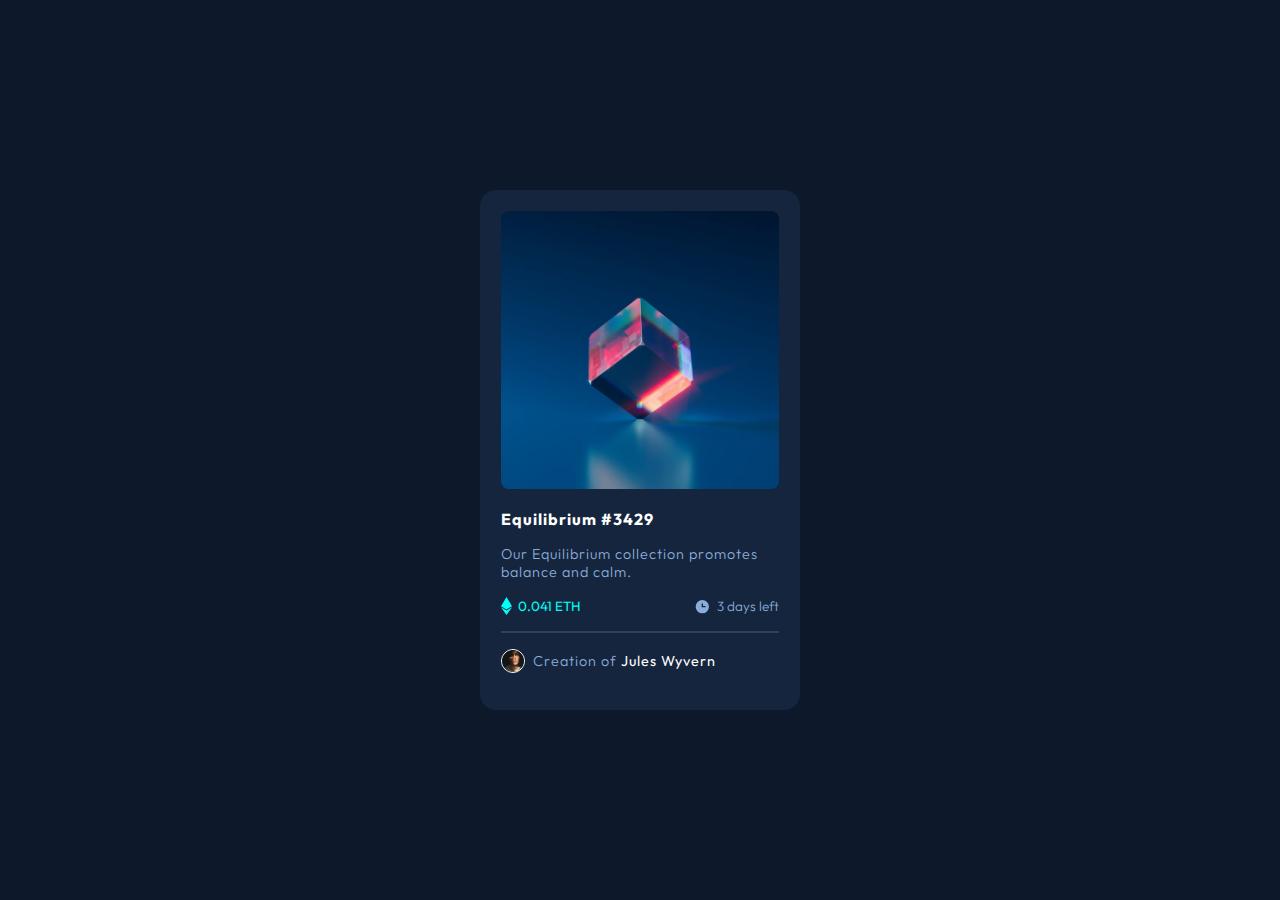
<file: nft-preview-card-component-main/index.html>
<!DOCTYPE html>
<html lang="en">
  <head>
    <meta charset="UTF-8" />
    <meta name="viewport" content="width=device-width, initial-scale=1.0" />
    <!-- displays site properly based on user's device -->

    <link rel="stylesheet" href="./style.css" />

    <link
      rel="icon"
      type="image/png"
      sizes="32x32"
      href="./images/favicon-32x32.png"
    />

    <title>Frontend Mentor | NFT preview card component</title>

    <!-- Feel free to remove these styles or customise in your own stylesheet 👍 -->
    <style>
      .attribution {
        font-size: 11px;
        text-align: center;
      }
      .attribution a {
        color: hsl(228, 45%, 44%);
      }
    </style>
  </head>
  <body>
    <div class="main">
      <div class="image-container">
        <img src="./images/image-equilibrium.jpg" alt="Image" />
        <div class="overlay">
          <img src="./images/icon-view.svg" alt="" />
        </div>
      </div>
      <h1>Equilibrium #3429</h1>
      <p>Our Equilibrium collection promotes balance and calm.</p>
      <div class="card-comp">
        <div class="ethm">
          <img
            class="icons"
            src="./images/icon-ethereum.svg"
            alt="icon-ethereum"
          />
          <p>0.041 ETH</p>
        </div>

        <div class="days">
          <img class="icons" src="./images/icon-clock.svg" alt="icon-clock" />
          <p>3 days left</p>
        </div>
      </div>
      <hr />
      <div class="avatar-comp">
        <img src="./images/image-avatar.png" alt="icon-clock" />
        <p>Creation of <span>Jules Wyvern</span></p>
      </div>
    </div>
  </body>
</html>
</file>
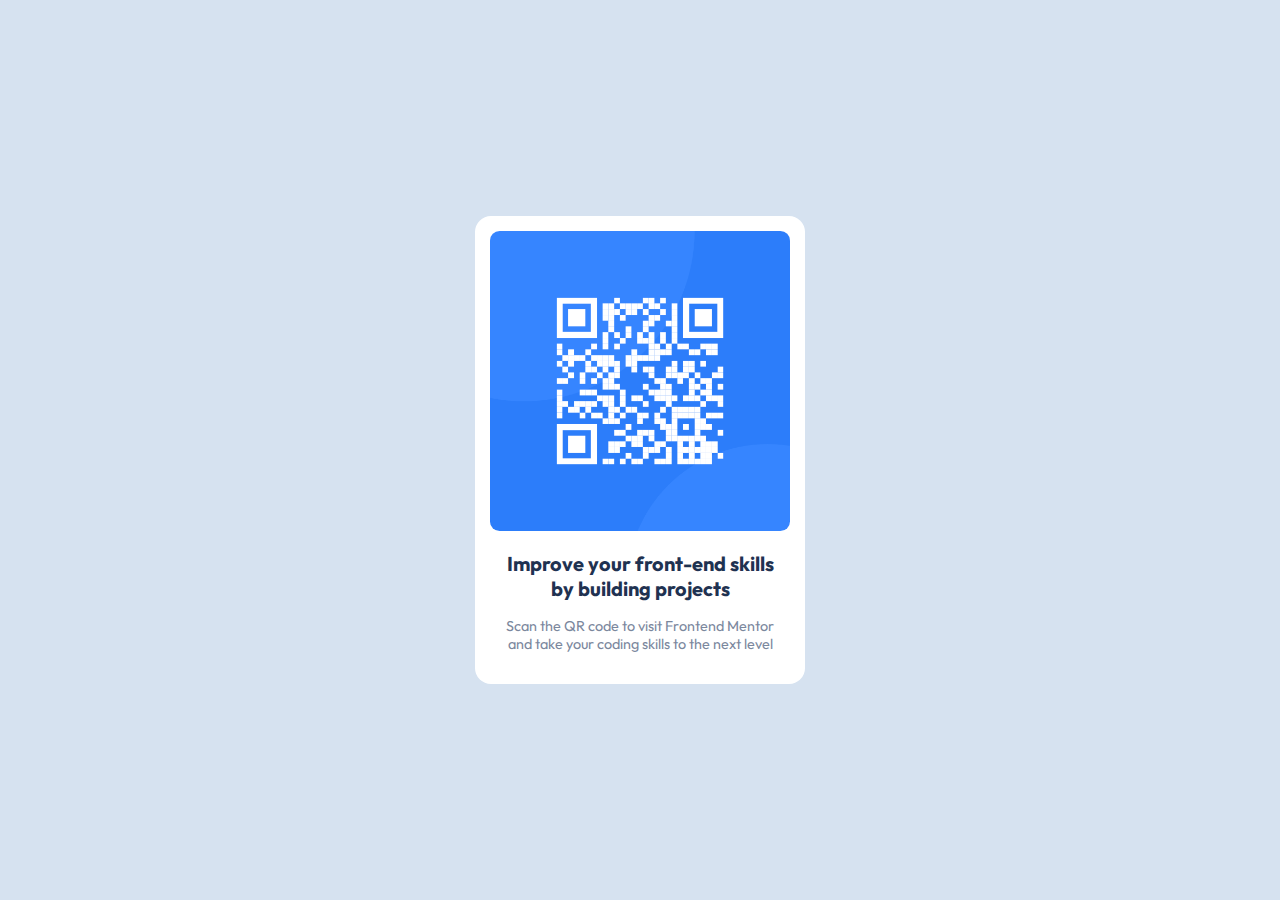
<file: qr-code-component-main/index.html>
<!DOCTYPE html>
<html lang="en">
  <head>
    <meta charset="UTF-8" />
    <meta name="viewport" content="width=device-width, initial-scale=1.0" />
    <!-- displays site properly based on user's device -->

    <link
      rel="icon"
      type="image/png"
      sizes="32x32"
      href="./images/favicon-32x32.png"
    />
    <link rel="stylesheet" href="./style.css" />
    <title>Frontend Mentor | QR code component</title>

    <!-- Feel free to remove these styles or customise in your own stylesheet 👍 -->
    <style>
      .attribution {
        font-size: 11px;
        text-align: center;
      }
      .attribution a {
        color: hsl(228, 45%, 44%);
      }
    </style>
  </head>
  <body>
    <main>
      <img src="./images/image-qr-code.png" alt="" />
      <h1>Improve your front-end skills by building projects</h1>
      <p>
        Scan the QR code to visit Frontend Mentor and take your coding skills to
        the next level
      </p>
    </main>
  </body>
</html>
</file>
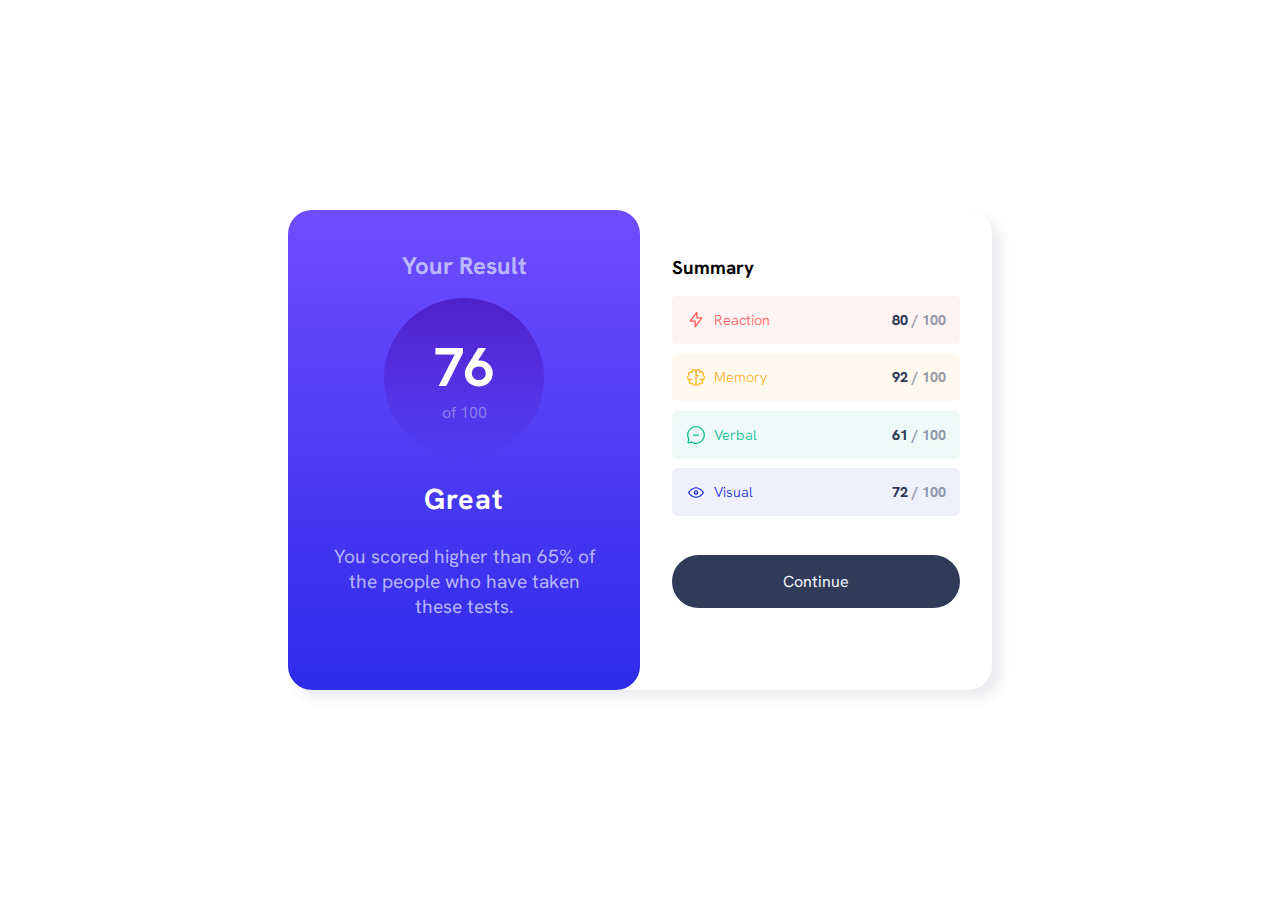
<file: results-summary-component-main/results-summary-component-main/index.html>
<!DOCTYPE html>
<html lang="en">
  <head>
    <meta charset="UTF-8" />
    <meta name="viewport" content="width=device-width, initial-scale=1.0" />
    <!-- displays site properly based on user's device -->

    <link
      rel="icon"
      type="image/png"
      sizes="32x32"
      href="./assets/images/favicon-32x32.png"
    />

    <title>Frontend Mentor | Results summary component</title>

    <link rel="stylesheet" href="./style.css" />
    <!-- Feel free to remove these styles or customise in your own stylesheet 👍 -->
    <style>
      .attribution {
        font-size: 1rem;
        text-align: center;
        width: 100vw;
        position: absolute;
        bottom: 0;
        padding-block: .5rem;
        position: fixed;
        background-color:hsl(221, 100%, 96%);
      }
      .attribution a {
        color: hsl(228, 45%, 44%);
        font-weight: 800;
      }
    </style>
  </head>
  <body>

    <main>
      <div class="left-card">
        <h3>Your Result</h3>
        <div class="result_score">
          <h1>76</h1> 
          <p>of 100</p>
        </div>
        <h2>Great</h2>
        <p class="score-dis">
        You scored higher than 65% of the people who have taken these tests.
        </p>
      </div>

      <div class="right-card">
          <h3>Summary</h3>
          <div class="summ_list_r">
            <div class="response-r res-img">
              <img src="./assets/images/icon-reaction.svg" alt="reaction icon">
              <p>Reaction</p>
            </div>
            <p>80&nbsp;<span>/ 100</span></p>
          </div>
          <div class="summ_list_m">
            <div class="response-m res-img">
              <img src="./assets/images/icon-memory.svg" alt="reaction icon">
              <p>Memory</p>
            </div>
            <p>92&nbsp;<span>/ 100</span></p>
          </div>

          <div class="summ_list_ve">
            <div class="response-ve res-img">
              <img src="./assets/images/icon-verbal.svg" alt="reaction icon">
              <p>Verbal</p>
            </div>
            <p>61&nbsp;<span>/ 100</span></p>
          </div>

          <div class="summ_list_vi">
            <div class="response-vi res-img">
              <img src="./assets/images/icon-visual.svg" alt="reaction icon">
              <p>Visual</p>
            </div>
            <p>72&nbsp;<span>/ 100</span></p>
          </div>

          <button>Continue</button>
      </div>

      </main>
<!-- 
    <div class="attribution">
      Challenge by
      <a href="https://www.frontendmentor.io?ref=challenge" target="_blank"
        >Frontend Mentor</a
      >. Coded by <a href="#">Kaushal Mishra</a>.
    </div> -->
  </body>
</html>
</file>
<file: nft-preview-card-component-main/style.css>
@import url("https://fonts.googleapis.com/css2?family=Outfit:wght@300;400;500;600;700&display=swap");
*,
::after,
::before {
  margin: 0;
  padding: 0;
  box-sizing: border-box;
  font-size: 100%;
  font-family: "Outfit", sans-serif;
}

body {
  width: 100%;
  height: 100vh;
  background-color: hsl(217deg, 54%, 11%);
  color: white;
  letter-spacing: 1px;
  display: flex;
  justify-content: center;
  align-items: center;
  position: relative;
}
.main {
  width: 20rem;
  background-color: hsl(216, 50%, 16%);
  padding: 1.3rem;
  border-radius: 1rem;
}

/* card image and overlays view */
.image-container{
  position:relative;
  display: inline-block;
}

.image-container img{
  max-width: 100%;
  display: block;
  border-radius: .5rem;
}

.overlay{
  position: absolute;
  top: 0;
  right: 0;
  left: 0;
  bottom: 0;
  background-color: rgba(0, 255, 247, 0.5);
  border-radius: .5rem;
  height: auto;
  display: flex;
  justify-content: center;
  align-items: center;
  opacity: 0;
  transition: all 0.5s ease;

}
.overlay:hover{
  opacity: 1;
}
/* card image */


/* card heading and discription */
.main h1 {
  margin: 1rem 0;
}

.main p {
  font-size: 0.9em;
  color: hsl(215, 51%, 70%);
  font-weight: 300;
}
/* card heading and discription */

/* card product detail */
.card-comp {
  margin: 1rem 0;
  display: flex;
  justify-content: space-between;
  align-items: center;
}

.ethm,
.days {
  display: flex;
  align-items: center;
  font-size: 15px;
  letter-spacing: 0;

}
.icons {
  margin-right: 0.4rem;
}
.ethm p {
  font-weight: 400;
  color: hsl(178, 100%, 50%);
}
/* card product detail */

hr {
  border: 1px solid hsl(215, 32%, 27%);
}

/* card avatar and name */
.avatar-comp {
  margin: 1rem 0;
  width: 100%;
  display: flex;
  align-items: center;
}
.avatar-comp img {
  width: 1.5rem;
  margin-right: 0.5rem;
  border: 1px solid white;
  border-radius: 100%;
}
.avatar-comp p span {
  color: white;
  font-weight: 400;
}
.avatar-comp p span:hover,.main h1:hover {
  cursor: pointer;
  color: hsl(178, 100%, 50%);
}

/* card avatar and name */
</file>
<file: qr-code-component-main/style.css>
@import url("https://fonts.googleapis.com/css2?family=Outfit:wght@400;700&display=swap");
body {
  padding: 0;
  margin: 0;
  box-sizing: border-box;
  min-height: 100vh;
  font-family: "Outfit", sans-serif;
  background: hsl(212deg, 45%, 89%);
  display: flex;
  justify-content: center;
  align-items: center;
}

main {
  max-width: 18.75rem;
  padding: 15px;
  background-color: hsl(0deg, 0%, 100%);
  border-radius: 1em;
  text-align: center;
}
main img {
  max-width: 18.75rem;
  border-radius: 0.6rem;
}
main h1 {
  font-size: 1.25rem;
  color: hsl(218deg, 44%, 22%);
  margin: 1rem;
}
main p {
  font-size: 0.9rem;
  color: hsl(220deg, 15%, 55%);
  margin: 1rem;
}/*# sourceMappingURL=style.css.map */
</file>
<file: results-summary-component-main/results-summary-component-main/style.css>
@import url("https://fonts.googleapis.com/css2?family=Hanken+Grotesk:wght@500;700;800&display=swap");
*,
::after,
::before,
body {
  margin: 0;
  padding: 0;
  box-sizing: border-box;
  font-family: "Hanken Grotesk", sans-serif;
}

body {
  display: flex;
  justify-content: center;
  align-items: center;
  position: relative;
  min-height: 100dvh;
}

a {
  text-decoration: none;
}

main {
  display: flex;
  justify-content: center;
  align-items: center;
  width: 44rem;
  height: 30em;
  box-shadow: 0.5rem 0.5rem 0.8rem hsla(224deg, 30%, 27%, 0.1);
  border-radius: 1.5rem;
}

.left-card {
  width: 50%;
  min-height: 100%;
  background-image: linear-gradient(to bottom, hsl(252deg, 100%, 65%), hsl(241deg, 81%, 54%));
  text-align: center;
  display: flex;
  justify-content: center;
  align-items: center;
  flex-direction: column;
  border-radius: 1.5rem;
  position: relative;
}
.left-card h3 {
  position: absolute;
  top: 2.5rem;
  color: hsla(241deg, 100%, 89%, 0.9);
  font-size: 1.5rem;
}
.left-card .result_score {
  width: 10em;
  height: 10em;
  display: flex;
  justify-content: center;
  align-items: center;
  flex-direction: column;
  border-radius: 100%;
  background-image: linear-gradient(to bottom, hsl(256deg, 72%, 46%), hsla(241deg, 72%, 46%, 0));
}
.left-card .result_score h1 {
  color: white;
  font-size: 3.4rem;
}
.left-card .result_score p {
  color: hsla(241deg, 100%, 89%, 0.5);
  font-size: 1rem;
}
.left-card h2 {
  position: relative;
  top: 1.4rem;
  color: white;
  font-size: 1.8rem;
  letter-spacing: 1px;
  font-weight: 700;
}
.left-card .score-dis {
  width: 20rem;
  position: relative;
  top: 2rem;
  height: auto;
  padding: 1rem 1.2rem;
  color: hsla(241deg, 100%, 89%, 0.9);
  font-size: 1.2rem;
}

.right-card {
  min-width: 50%;
  min-height: 100%;
  padding-inline: 2rem;
}
.right-card h3 {
  margin-top: 2.8rem;
  margin-bottom: 1rem;
}
.right-card .response-r {
  display: flex;
  justify-content: space-between;
  align-items: center;
}
.right-card .response-r p {
  color: hsl(0deg, 100%, 67%) !important;
  font-size: 0.9rem;
  font-weight: 300;
}
.right-card .response-m {
  display: flex;
  justify-content: space-between;
  align-items: center;
}
.right-card .response-m p {
  color: hsl(39deg, 100%, 56%) !important;
  font-size: 0.9rem;
  font-weight: 300;
}
.right-card .response-ve {
  display: flex;
  justify-content: space-between;
  align-items: center;
}
.right-card .response-ve p {
  color: hsl(166deg, 100%, 37%) !important;
  font-size: 0.9rem;
  font-weight: 300;
}
.right-card .response-vi {
  display: flex;
  justify-content: space-between;
  align-items: center;
}
.right-card .response-vi p {
  color: hsl(234deg, 85%, 45%) !important;
  font-size: 0.9rem;
  font-weight: 300;
}
.right-card .res-img img {
  max-width: 1.2rem;
  margin-right: 0.5rem;
}
.right-card .summ_list_r {
  max-width: 100%;
  margin-block: 0.6rem;
  display: flex;
  justify-content: space-between;
  align-items: center;
  background-color: hsla(0deg, 100%, 67%, 0.07);
  padding: 0.9rem;
  border-radius: 0.4rem;
  font-weight: 800;
  color: hsl(224deg, 30%, 27%);
  font-size: 0.9rem;
}
.right-card .summ_list_r span {
  color: hsla(224deg, 30%, 27%, 0.5);
}
.right-card .summ_list_m {
  max-width: 100%;
  margin-block: 0.6rem;
  display: flex;
  justify-content: space-between;
  align-items: center;
  background-color: hsla(39deg, 100%, 56%, 0.07);
  padding: 0.9rem;
  border-radius: 0.4rem;
  font-weight: 800;
  color: hsl(224deg, 30%, 27%);
  font-size: 0.9rem;
}
.right-card .summ_list_m span {
  color: hsla(224deg, 30%, 27%, 0.5);
}
.right-card .summ_list_ve {
  max-width: 100%;
  margin-block: 0.6rem;
  display: flex;
  justify-content: space-between;
  align-items: center;
  background-color: hsla(166deg, 100%, 37%, 0.07);
  padding: 0.9rem;
  border-radius: 0.4rem;
  font-weight: 800;
  color: hsl(224deg, 30%, 27%);
  font-size: 0.9rem;
}
.right-card .summ_list_ve span {
  color: hsla(224deg, 30%, 27%, 0.5);
}
.right-card .summ_list_vi {
  max-width: 100%;
  margin-block: 0.6rem;
  display: flex;
  justify-content: space-between;
  align-items: center;
  background-color: hsla(234deg, 85%, 45%, 0.07);
  padding: 0.9rem;
  border-radius: 0.4rem;
  font-weight: 800;
  color: hsl(224deg, 30%, 27%);
  font-size: 0.9rem;
}
.right-card .summ_list_vi span {
  color: hsla(224deg, 30%, 27%, 0.5);
}
.right-card button {
  border: none;
  width: 100%;
  margin-top: 1.8rem;
  color: aliceblue;
  border-radius: 10rem;
  padding: 1rem 1rem;
  font-size: 1rem;
  background-color: hsl(224deg, 30%, 27%);
}
.right-card button:hover {
  background-image: linear-gradient(to bottom, hsl(252deg, 100%, 65%), hsl(241deg, 81%, 54%));
  cursor: pointer;
}

@media screen and (max-width: 448px) {
  body {
    display: block;
  }
  main {
    display: block;
    min-height: 100%;
    box-shadow: none;
    border-radius: none;
  }
  .left-card {
    width: 100vw;
    min-height: 80%;
    border-radius: 0 0 1.5rem 1.5rem;
  }
  .left-card h3 {
    position: absolute;
    top: 1.5rem;
    color: hsla(241deg, 100%, 89%, 0.9);
    font-size: 1rem;
  }
  .left-card .score-dis {
    padding: 1rem 2rem;
    color: hsla(241deg, 100%, 89%, 0.9);
    font-size: 0.8rem;
  }
  .right-card {
    width: 100vw;
  }
  button {
    margin-bottom: 2.5rem;
  }
}/*# sourceMappingURL=style.css.map */
</file>
